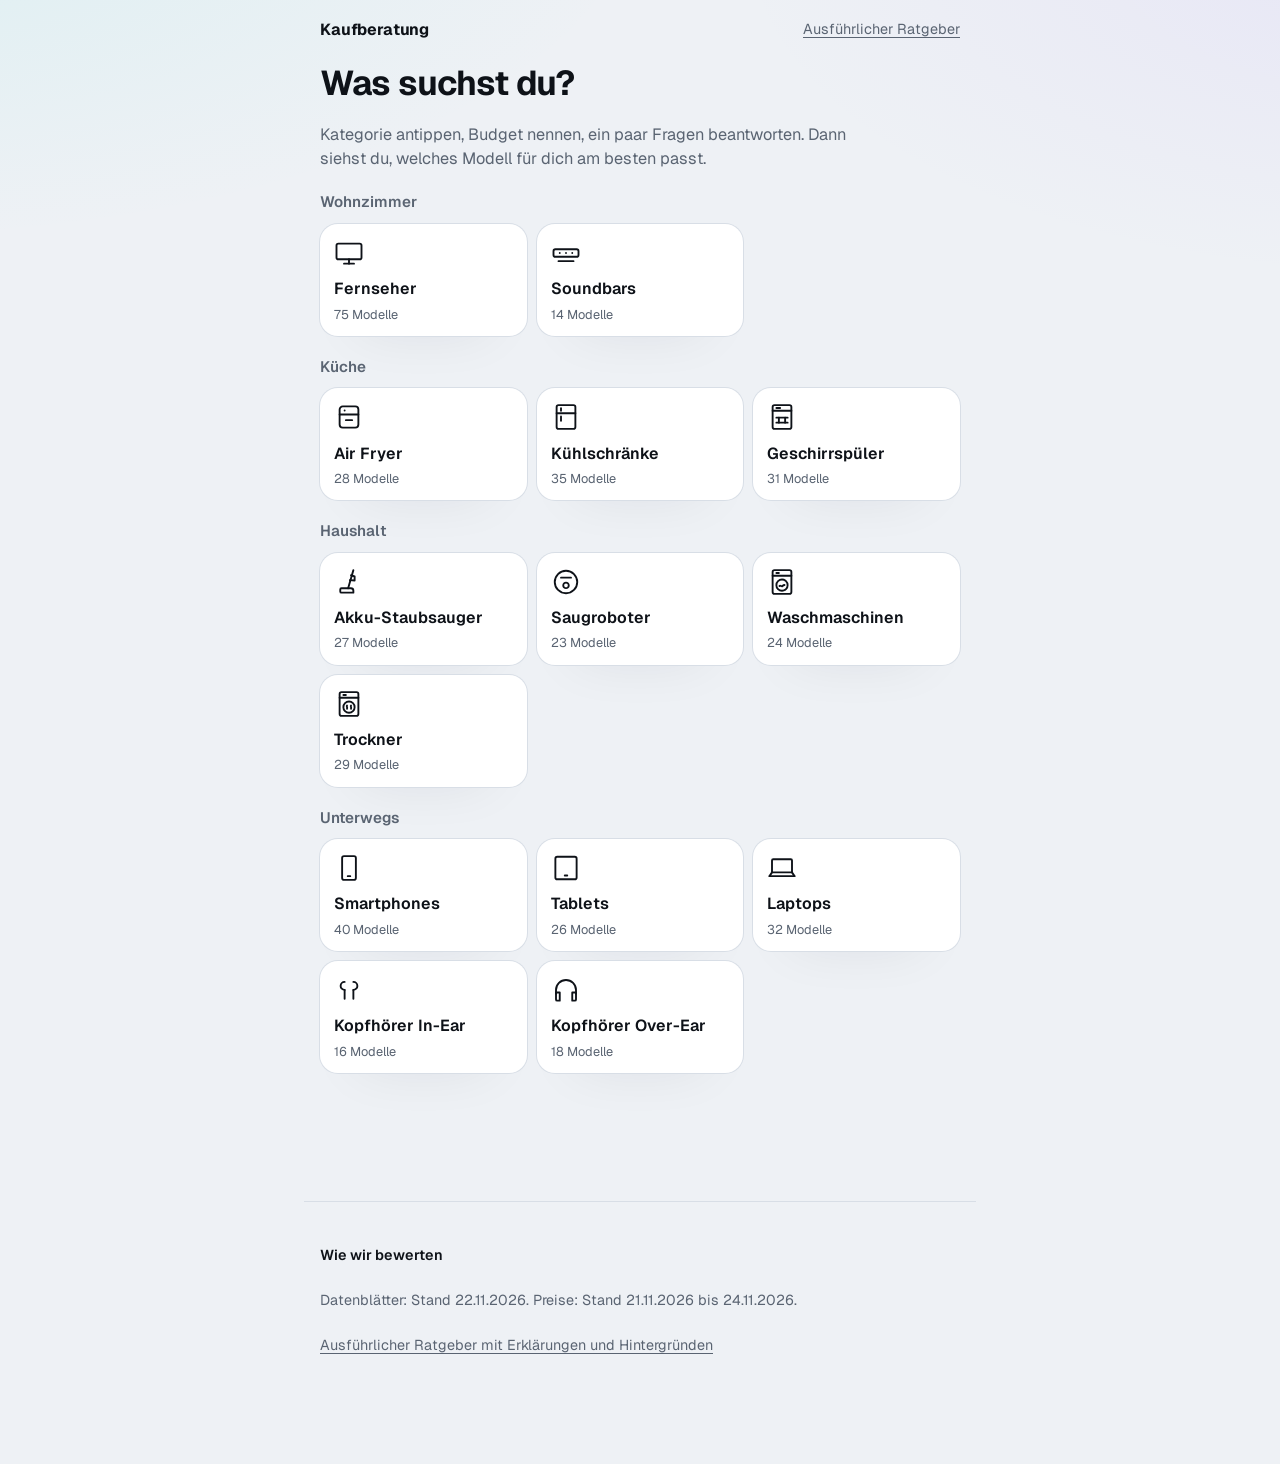
<file: index.html>
<!doctype html>
<html lang="de">
<head>
<meta charset="utf-8">
<meta name="viewport" content="width=device-width, initial-scale=1, viewport-fit=cover">
<title>Finden &amp; Vergleichen – Kaufberatung</title>
<meta name="description" content="In unter einer Minute das passende Gerät finden: Kategorie wählen, Budget nennen, ein paar Fragen beantworten.">
<meta name="color-scheme" content="light dark">
<meta name="theme-color" media="(prefers-color-scheme: light)" content="#eef1f5">
<meta name="theme-color" media="(prefers-color-scheme: dark)" content="#000000">
<link rel="preconnect" href="https://fonts.googleapis.com">
<link rel="preconnect" href="https://fonts.gstatic.com" crossorigin>
<link rel="stylesheet" href="https://fonts.googleapis.com/css2?family=Geist:wght@100..900&display=swap">
<link rel="stylesheet" href="finder.css?v=cd6f226225dc">
<meta name="mobile-web-app-capable" content="yes">
<meta name="robots" content="noindex">
<link rel="manifest" href="manifest.webmanifest">
<link rel="icon" href="icons/icon.svg" type="image/svg+xml">
<link rel="apple-touch-icon" href="icons/apple-touch-icon.png">
<script>window.KB_APP_STAND="cd6f226225dc"</script>
<script src="finder-app.js?v=cd6f226225dc"></script>
</head>
<body>
<a class="sprung" href="#inhalt">Zum Inhalt springen</a>
<header class="leiste">
  <a class="leiste-marke" href="./">Kaufberatung</a>
  <a class="leiste-link" href="ratgeber.html">Ausführlicher Ratgeber</a>
</header>

<main id="inhalt" class="hauptspalte" tabindex="-1" aria-busy="true">
  <p class="laden" role="status">Modellliste wird geladen …</p>
  <noscript><p class="laden">Diese Seite braucht JavaScript. Ohne JavaScript hilft der <a href="ratgeber.html">ausführliche Ratgeber</a>.</p></noscript>
</main>

<div id="ablage" class="ablage" role="region" aria-label="Auswahl zum Vergleich" hidden></div>

<footer class="fuss">
  <details class="methode">
    <summary>Wie wir bewerten</summary>
    <p>Die Punkte kommen aus Herstellerangaben: Datenblatt und EU-Energielabel. Es sind keine Testnoten. Jedes Merkmal bekommt 0 bis 100 Teilpunkte, deine Antworten und die Regler „Deine Prioritäten verschieben“ legen fest, wie stark es zählt. Der Preis zählt nie in die Note.</p>
    <p>Ein Datenblatt zeigt die Ausstattung, aber nicht, wie gut Bild, Ton oder Saugen wirklich sind. Deshalb ziehen wir Datenblatt-Noten zur Mitte hin und ziehen etwas ab. Fehlen Angaben, sinkt die Note; fehlt zu viel, gibt es keine.</p>
    <p>Empfohlen wird nur ein Modell mit bekanntem Preis. Haben zwei Modelle dieselbe Punktzahl, steht das günstigere vorn.</p>
    <p>Preise sind ohne Gewähr. Wir nennen Händler und Datum der Abfrage; seitdem kann sich der Preis geändert haben.</p>
  </details>
  <p id="datenstand" class="fuss-stand"></p>
  <p><a href="ratgeber.html">Ausführlicher Ratgeber mit Erklärungen und Hintergründen</a></p>
</footer>

<script src="bewertung.js?v=cd6f226225dc"></script>
<script src="finder.js?v=cd6f226225dc"></script>
</body>
</html>
</file>
<file: finder.css>
/* Finden & Vergleichen – gleiche Tokens wie die Kaufberatung („Tageslicht und Abend“, docs/DESIGN.md).
   Eine auffällige Stelle: die große Punktzahl in der Empfehlung (D12: ohne Klassenwörter und Kappung).
   Alles andere bleibt ruhig: eine Schriftfamilie, Tinte auf hellem Grau, Grün nur für „passt/vorn“.
   G1 (24.11.2026, docs/DESIGN.md „G1 Bauplan“): Look wie der Ratgeber (Geist, Schein, Panels mit Lichtkante, Glas-Hinweise),
   Punktbahnen, Balken „Woher die Punkte kommen“, Prioritäten-Regler; Vergleichsfarben nur im Vergleich. */

:root {
  --font: "Geist", -apple-system, BlinkMacSystemFont, "Segoe UI Variable Text", "Segoe UI", system-ui, sans-serif;
  --bg: #eef1f5; --surface: #ffffff; --surface-2: #f5f7fa;
  --ink: #0e1218; --muted: #5a6472; --line: #d8dee6; --edge: rgba(255, 255, 255, 0);
  --ctl: #0e1218; --ctl-ink: #ffffff; --seg-bg: #e2e6ec;
  --good: #1d7a45; --good-bg: rgba(29, 122, 69, .09); --warn: #8a5a00; --warn-bg: rgba(138, 90, 0, .09);
  --focus: #1f5fd1;
  --r-panel: 20px; --r-ctl: 999px; --r-feld: 14px;
  --ease-out: cubic-bezier(0.23, 1, 0.32, 1);
  --spring: cubic-bezier(.32, .72, 0, 1); --t-press: 140ms; --t-swap: 200ms;
  --track: #dfe4ea; --thumb: #ffffff; --thumb-shadow: 0 0 0 .5px rgba(16, 24, 40, .14), 0 2px 7px rgba(16, 24, 40, .22);
  --shadow: rgba(16, 24, 40, .12);
  --schatten: inset 0 1px 0 var(--edge), 0 0 0 1px var(--line), 0 28px 56px -40px var(--shadow);   /* Ratgeber .panel */
  --kb-schein-t: rgba(63, 224, 214, .10); --kb-schein-l: rgba(157, 116, 255, .09);
  /* Vergleichsfarben je Modell (dataviz-Validator --pairs all hell und dunkel bestanden; Name steht immer als Text daneben) */
  --c1: #2a78d6; --c2: #eb6834; --c3: #1baf7a;
  --c: var(--ink);
  color-scheme: light dark;
}
@media (prefers-color-scheme: dark) {
  :root {
    --bg: #000000; --surface: #0f1115; --surface-2: #171a20;
    --ink: #f3f1ed; --muted: #9ba4b0; --line: #252a32; --edge: rgba(255, 255, 255, .08);
    --ctl: #f3f1ed; --ctl-ink: #000000; --seg-bg: #1a1d23;
    --good: #5fcf8a; --good-bg: rgba(95, 207, 138, .12); --warn: #f0b04a; --warn-bg: rgba(240, 176, 74, .12);
    --focus: #8ab4ff;
    --track: #2a2f38; --thumb-shadow: 0 2px 7px rgba(0, 0, 0, .6); --shadow: rgba(0, 0, 0, 0);
    --kb-schein-t: rgba(63, 224, 214, .16); --kb-schein-l: rgba(157, 116, 255, .14);
    --c1: #3987e5; --c2: #d95926; --c3: #199e70;
  }
}

*, *::before, *::after { box-sizing: border-box; }
html {
  -webkit-text-size-adjust: 100%; text-size-adjust: 100%; scroll-padding-bottom: 6rem;
  /* stehender Schein in den Icon-Farben am Seitenanfang (Ratgeber), keine Bewegung */
  background: radial-gradient(70rem 32rem at -10% -8%, var(--kb-schein-t), transparent 70%),
    radial-gradient(60rem 30rem at 110% -4%, var(--kb-schein-l), transparent 70%), var(--bg);
  background-repeat: no-repeat; background-color: var(--bg);
}
body {
  margin: 0; background: transparent; color: var(--ink); -webkit-font-smoothing: antialiased;
  font: 400 1rem/1.5 var(--font); font-feature-settings: "tnum" 0;
  overflow-wrap: break-word;
  padding-left: env(safe-area-inset-left, 0px); padding-right: env(safe-area-inset-right, 0px);
}
p, h1, h2, h3, ul, ol, fieldset { margin: 0; }
a { color: inherit; text-underline-offset: .18em; }
button, input { font: inherit; color: inherit; }
button { cursor: pointer; }
:focus-visible { outline: 3px solid var(--focus); outline-offset: 2px; border-radius: 6px; }
[hidden] { display: none !important; }
.zahl, .preis-betrag, .rang-preis, .vgl-preis, .budget-zahl, .kachel-zahl { font-variant-numeric: tabular-nums; }

.visuell-weg {
  position: absolute !important; width: 1px; height: 1px; padding: 0; margin: -1px;
  overflow: hidden; clip: rect(0 0 0 0); clip-path: inset(50%); white-space: nowrap; border: 0;
}
.sprung { position: absolute; left: 12px; top: -60px; z-index: 50; padding: 10px 16px; background: var(--ctl); color: var(--ctl-ink); border-radius: 10px; }
.sprung:focus { top: 12px; }

/* ---------- Rahmen ---------- */
/* P1-02: Layoutklasse .hauptspalte, „haupt“ allein ist nur der Knopfstil (knopf haupt) */
.leiste, .hauptspalte, .fuss { width: 100%; max-width: 42rem; margin: 0 auto; padding-left: 16px; padding-right: 16px; }
.leiste {
  display: flex; align-items: center; justify-content: space-between; gap: 12px;
  padding-top: calc(8px + env(safe-area-inset-top, 0px)); padding-bottom: 4px;
}
.leiste-marke { font-weight: 700; letter-spacing: -.01em; text-decoration: none; display: inline-flex; align-items: center; min-height: 44px; }
.leiste-link { color: var(--muted); font-size: .9rem; display: inline-flex; align-items: center; min-height: 44px; text-align: right; }
.hauptspalte { padding-bottom: 8rem; outline: none; }
.laden { padding: 3rem 0; color: var(--muted); }

/* ---------- Schirme ---------- */
.schirm { display: grid; gap: 1.25rem; padding-top: .5rem; }
.schirm.neu { animation: auftauchen 200ms var(--ease-out) both; }   /* nur beim Schrittwechsel, nicht bei jeder Antwort */
@keyframes auftauchen { from { opacity: 0; transform: translateY(6px); } to { opacity: 1; transform: none; } }
.titel { font-size: clamp(1.6rem, 6.4vw, 2.15rem); line-height: 1.12; font-weight: 680; letter-spacing: -.025em; outline: none; max-width: 22ch; }
.lead { color: var(--muted); font-size: 1.02rem; max-width: 34rem; }
.hilfe { color: var(--muted); font-size: .9rem; }
.leise-text { color: var(--muted); }

.kopf { display: flex; align-items: center; justify-content: space-between; gap: 8px; flex-wrap: wrap; margin-bottom: -.5rem; }
.zurueck {
  display: inline-flex; align-items: center; gap: 2px; min-height: 44px; padding: 0 10px 0 2px;
  background: none; border: 0; font-weight: 600; font-size: .95rem; border-radius: 10px;
}
.zurueck.rechts { padding: 0 2px 0 10px; color: var(--muted); font-weight: 500; }
.schritt { color: var(--muted); font-size: .85rem; }
.schritt span { color: var(--ink); font-weight: 600; }

.sym { width: 24px; height: 24px; fill: none; stroke: currentColor; stroke-width: 1.6; stroke-linecap: round; stroke-linejoin: round; flex: none; }
.sym.klein { width: 22px; height: 22px; stroke-width: 2; }

/* ---------- Kategorien ---------- */
.gruppe { display: grid; gap: .6rem; }
.gruppe-name { font-size: .95rem; font-weight: 600; color: var(--muted); }
.kacheln { list-style: none; padding: 0; display: grid; grid-template-columns: repeat(auto-fill, minmax(9.25rem, 1fr)); gap: 10px; }
.kachel {
  width: 100%; min-height: 7rem; display: flex; flex-direction: column; align-items: flex-start; justify-content: space-between; gap: 10px;
  padding: 14px 14px 12px; text-align: left; border-radius: 18px;
  background: var(--surface); border: 0; box-shadow: var(--schatten);
  transition: transform var(--t-press) var(--ease-out), box-shadow var(--t-press) var(--ease-out);
}
.kachel-sym { width: 30px; height: 30px; stroke-width: 1.5; }
.kachel-name { font-weight: 620; font-size: 1rem; line-height: 1.25; }
.kachel-zahl { color: var(--muted); font-size: .8rem; margin-top: -6px; }
.kachel.leer { background: transparent; box-shadow: 0 0 0 1px var(--line); }
.kachel.leer .kachel-sym, .kachel.leer .kachel-name { opacity: .62; }
.kachel:active { transform: scale(.98); }
@media (hover: hover) and (pointer: fine) { .kachel:hover { box-shadow: inset 0 1px 0 var(--edge), 0 0 0 1px var(--ink), 0 28px 56px -40px var(--shadow); } }

/* ---------- Eingaben ---------- */
.budget-zeile { display: flex; align-items: center; gap: 10px; flex-wrap: wrap; }
.budget-label.klein { font-size: .9rem; color: var(--muted); }
.budget-box { position: relative; display: inline-flex; align-items: center; }
.budget-zahl {
  width: 12.5rem; max-width: 100%; min-height: 64px; padding: 6px 2.6rem 6px 16px;
  font-size: 2rem; font-weight: 650; letter-spacing: -.02em;
  background: var(--surface); border: 2px solid var(--line); border-radius: var(--r-feld);
  -moz-appearance: textfield; appearance: textfield;
}
.budget-zahl::-webkit-outer-spin-button, .budget-zahl::-webkit-inner-spin-button { -webkit-appearance: none; margin: 0; }
.budget-zahl::placeholder { color: var(--muted); opacity: .7; font-weight: 500; }
.budget-zahl:focus { border-color: var(--ink); outline: none; }
.budget-zahl:focus-visible { outline: 3px solid var(--focus); outline-offset: 2px; }
.euro { position: absolute; right: 16px; font-size: 1.5rem; font-weight: 600; color: var(--muted); pointer-events: none; }

.budget-leiste { display: grid; gap: 10px; padding: 12px; border-radius: var(--r-panel); background: var(--surface-2); box-shadow: inset 0 1px 0 var(--edge), 0 0 0 1px var(--line); }
.budget-leiste .budget-zahl { width: 9.5rem; min-height: 48px; font-size: 1.35rem; padding-right: 2.2rem; border-radius: 12px; }
.budget-leiste .euro { font-size: 1.1rem; right: 12px; }

.chips { display: flex; flex-wrap: wrap; gap: 8px; }
.chip {
  min-height: 44px; padding: 0 16px; border-radius: var(--r-ctl); border: 1px solid transparent;
  background: var(--seg-bg); font-weight: 550; font-size: .95rem;
  transition: background-color 140ms var(--ease-out), color 140ms var(--ease-out), transform 140ms var(--ease-out);
}
.chip[aria-pressed="true"] { background: var(--ctl); color: var(--ctl-ink); }
.chip:active { transform: scale(.97); }
.chips.kompakt .chip { font-size: .88rem; padding: 0 13px; }

.frage { border: 0; padding: 0; display: grid; gap: .6rem; min-width: 0; }
.frage legend { font-weight: 620; font-size: 1.08rem; line-height: 1.3; padding: 0; margin-bottom: .6rem; }
.optionen { display: grid; gap: 8px; }
.option {
  display: flex; align-items: center; gap: 12px; min-height: 50px; padding: 10px 14px;
  border-radius: var(--r-feld); background: var(--surface); border: 1px solid var(--line); cursor: pointer;
  transition: border-color 140ms var(--ease-out), box-shadow 140ms var(--ease-out);
}
.option input { width: 20px; height: 20px; margin: 0; accent-color: var(--ink); flex: none; }
.option:has(input:checked) { border-color: var(--ink); box-shadow: inset 0 0 0 1px var(--ink); }
.option:has(input:focus-visible) { outline: 3px solid var(--focus); outline-offset: 2px; }
.option input:focus-visible { outline: none; }

.weiter { padding-top: .5rem; }
.knopf {
  display: inline-flex; align-items: center; justify-content: center; gap: 8px; min-height: 48px; padding: 0 22px;
  border-radius: var(--r-ctl); border: 0; font-weight: 620; font-size: 1rem; text-decoration: none;
  transition: transform 140ms var(--ease-out), opacity 140ms var(--ease-out);
}
.knopf.haupt { background: var(--ctl); color: var(--ctl-ink); }
.knopf.neben { background: var(--seg-bg); color: var(--ink); }
.knopf.breit { width: 100%; }
.knopf:active { transform: scale(.97); }
.knopf:disabled { opacity: .45; cursor: default; transform: none; }
.weiter .knopf { width: 100%; min-height: 54px; font-size: 1.05rem; }
.textlink { display: inline-flex; align-items: center; min-height: 44px; font-weight: 600; font-size: .92rem; }

/* ---------- Karten ---------- */
.karte, .panel { background: var(--surface); border-radius: var(--r-panel); padding: 18px; display: grid; gap: .75rem; box-shadow: var(--schatten); }
.karte.leise { background: var(--surface-2); box-shadow: inset 0 1px 0 var(--edge), 0 0 0 1px var(--line); }
.karte .gross { font-size: 1.15rem; font-weight: 620; }
.auswahl { color: var(--muted); font-size: .9rem; margin-bottom: .25rem; }

/* Deine Angaben: Frage leise, Antwort kräftig, zweispaltig ab etwas Breite */
.angaben { display: grid; gap: .4rem; }
.angaben-titel { font-size: .95rem; font-weight: 600; color: var(--muted); }
.angaben-liste { margin: 0; display: grid; grid-template-columns: minmax(0, 1fr); gap: 0; border-top: 1px solid var(--line); }
.angaben-liste dt { color: var(--muted); font-size: .86rem; line-height: 1.3; padding-top: .5rem; }
.angaben-liste dd { margin: 0; font-weight: 620; line-height: 1.3; padding: .1rem 0 .5rem; border-bottom: 1px solid var(--line); }
@media (min-width: 34rem) {
  .angaben-liste { grid-template-columns: minmax(0, 1.4fr) minmax(0, 1fr); column-gap: 16px; }
  .angaben-liste dt, .angaben-liste dd { padding: .5rem 0; border-bottom: 1px solid var(--line); }
  .angaben-liste dd { text-align: right; }
}

.empfehlung { padding: 20px 18px 18px; gap: .5rem; }
.karte-kopf { font-size: .9rem; font-weight: 600; color: var(--good); }
.karte-kopf.warn { color: var(--warn); }
.hersteller { color: var(--muted); font-size: .9rem; margin-top: .25rem; }
.modell { font-size: 1.55rem; line-height: 1.15; font-weight: 680; letter-spacing: -.02em; margin-top: -.25rem; }
.variante { color: var(--muted); }
.note-block { display: grid; gap: .35rem; margin-top: .4rem; }
.note-zeile { display: flex; align-items: flex-end; flex-wrap: wrap; gap: 4px 14px; }
.note-zahl { line-height: .9; white-space: nowrap; }
.note-zahl .zahl { font-size: clamp(3.2rem, 15vw, 4.2rem); font-weight: 720; letter-spacing: -.05em; }
.note-zahl .von { font-size: .95rem; color: var(--muted); font-weight: 500; letter-spacing: 0; }
.note-zeile .marke { padding-bottom: .35rem; }
.marke { font-size: .86rem; color: var(--muted); }
.note-herkunft summary { display: flex; align-items: center; min-height: 44px; font-weight: 600; font-size: .92rem; cursor: pointer; width: fit-content; }
.note-herkunft[open] { display: grid; gap: .4rem; padding-bottom: .25rem; }

/* Punktbahn (Ratgeber .scale): dünne Grundlinie, Spanne als halbtransparenter Balken, Punkt in --c */
.skala { position: relative; margin: .35rem 0 .1rem; }
.skala-bahn { position: relative; height: 18px; }
.skala-bahn::before { content: ""; position: absolute; left: 0; right: 0; top: 8px; height: 2px; border-radius: 1px; background: var(--track); }
.skala-spanne { position: absolute; top: 5px; height: 8px; border-radius: 4px; background: var(--c); opacity: .32; }
.skala-punkt { position: absolute; top: 2px; width: 14px; height: 14px; margin-left: -7px; border-radius: 50%; background: var(--c); box-shadow: 0 0 0 2px var(--surface); }
.skala-marken, .rang-achse { position: relative; height: 1.1rem; margin-top: 2px; font-size: .72rem; color: var(--muted); font-variant-numeric: tabular-nums; }
.skala-marken span, .rang-achse span { position: absolute; transform: translateX(-50%); }
.skala-marken span:first-child, .rang-achse span:first-child { transform: none; }
.skala-marken span:last-child, .rang-achse span:last-child { transform: translateX(-100%); }
.farbe-1 { --c: var(--c1); } .farbe-2 { --c: var(--c2); } .farbe-3 { --c: var(--c3); }

.warnung { background: var(--warn-bg); color: var(--ink); border-radius: 12px; padding: 10px 12px; font-size: .92rem; }
/* Woher die Punkte kommen: Balken = Teilpunkte in Tinte auf --track, fehlend gestrichelt */
.herkunft { display: grid; gap: .5rem; margin-top: .5rem; }
.herkunft h3 { font-size: .9rem; font-weight: 600; color: var(--muted); }
.hz-liste { list-style: none; padding: 0; display: grid; gap: .7rem; }
.hz { display: grid; gap: 4px; }
.hz-kopf, .hz-fuss { display: flex; justify-content: space-between; align-items: baseline; gap: 12px; }
.hz-name { font-weight: 600; font-size: .94rem; line-height: 1.3; }
.hz-anteil, .hz-wert { color: var(--muted); font-size: .84rem; }
.hz-anteil { white-space: nowrap; font-variant-numeric: tabular-nums; }
.hz-punkte { font-weight: 620; font-size: .9rem; font-variant-numeric: tabular-nums; }
.hz-bahn { position: relative; height: 6px; border-radius: 3px; background: var(--track); overflow: hidden; }
.hz-balken { position: absolute; left: 0; top: 0; bottom: 0; border-radius: 3px; background: var(--ink); }
.hz.fehlt .hz-bahn { background: transparent; box-shadow: none; border: 1px dashed var(--muted); height: 8px; border-radius: 4px; }
.hz.fehlt .hz-name { color: var(--muted); font-weight: 500; }
.hz-mehr summary, .regler-mehr summary { display: flex; align-items: center; min-height: 44px; font-weight: 600; font-size: .92rem; cursor: pointer; width: fit-content; }
.hz-mehr[open] .hz-liste { margin-top: .3rem; }
.kauf { display: flex; flex-wrap: wrap; align-items: center; justify-content: space-between; gap: 12px; margin: .5rem 0 .25rem; padding: .9rem 0; border-top: 1px solid var(--line); border-bottom: 1px solid var(--line); }
.tests h3 { font-size: .9rem; font-weight: 600; color: var(--muted); }
.tests ul { list-style: none; padding: 0; }
.preis-betrag { font-size: 1.6rem; font-weight: 680; letter-spacing: -.02em; line-height: 1.1; }
.preis-betrag.klein { font-size: 1.1rem; }
.preis-quelle { font-size: .82rem; color: var(--muted); }
.kauf .knopf { flex: 1 1 10rem; }

.hinweis { gap: .4rem; }
/* Glas-Hinweise wie der Ratgeber (.glas-hin): Verlaufsring per Maske, Lichtstreif nur mit .is-sicht */
.glas-hin {
  --gh-t: 63, 224, 214; --gh-l: 157, 116, 255;
  --gh-grund: linear-gradient(160deg, rgba(255, 255, 255, .96), rgba(255, 255, 255, .72) 52%, rgba(255, 255, 255, .86));
  --gh-ton: linear-gradient(115deg, rgba(var(--gh-t), .16), rgba(var(--gh-l), .14));
  --gh-ring: linear-gradient(135deg, rgba(var(--gh-t), .85), rgba(255, 255, 255, .9) 38%, rgba(var(--gh-l), .25) 62%, rgba(var(--gh-l), .75));
  --gh-glanz: rgba(255, 255, 255, .95);
  --gh-tiefe: inset 0 1px 0 #fff, 0 1px 2px rgba(16, 24, 40, .06), 0 8px 22px -12px rgba(var(--gh-l), .45);
  position: relative; isolation: isolate; overflow: hidden; color: var(--ink);
  background: var(--gh-grund), var(--gh-ton);
  -webkit-backdrop-filter: blur(14px) saturate(1.5); backdrop-filter: blur(14px) saturate(1.5);
  box-shadow: var(--gh-tiefe);
}
.glas-hin::before {
  content: ""; position: absolute; inset: 0; z-index: -1; border-radius: inherit; padding: 1px; pointer-events: none;
  background: var(--gh-ring);
  -webkit-mask: linear-gradient(#000 0 0) content-box, linear-gradient(#000 0 0); -webkit-mask-composite: xor;
  mask: linear-gradient(#000 0 0) content-box exclude, linear-gradient(#000 0 0);
}
.glas-hin::after {
  content: ""; position: absolute; top: -40%; bottom: -40%; left: 0; width: 55%; z-index: -1; pointer-events: none;
  background: linear-gradient(100deg, transparent 18%, var(--gh-glanz) 50%, transparent 82%); opacity: .55;
  transform: translateX(-120%) skewX(-18deg); will-change: transform;
  animation: gh-glanz 9s cubic-bezier(.77, 0, .175, 1) 1.2s infinite; animation-play-state: paused;
}
.glas-hin.is-sicht::after { animation-play-state: running; }
@keyframes gh-glanz { 0% { transform: translateX(-120%) skewX(-18deg); } 30%, 100% { transform: translateX(260%) skewX(-18deg); } }
@media (prefers-color-scheme: dark) {
  .glas-hin {
    --gh-grund: linear-gradient(160deg, rgba(255, 255, 255, .10), rgba(255, 255, 255, .035) 50%, rgba(255, 255, 255, .07));
    --gh-ton: linear-gradient(115deg, rgba(var(--gh-t), .09), rgba(15, 17, 21, .55) 45%, rgba(var(--gh-l), .13));
    --gh-ring: linear-gradient(135deg, rgba(var(--gh-t), .7), rgba(255, 255, 255, .22) 35%, rgba(255, 255, 255, .06) 60%, rgba(var(--gh-l), .65));
    --gh-glanz: rgba(255, 255, 255, .16);
    --gh-tiefe: inset 0 1px 0 rgba(255, 255, 255, .16), 0 10px 28px -14px rgba(var(--gh-l), .55);
  }
}
.hinweis-text { font-size: 1.08rem; font-weight: 620; line-height: 1.35; }
.hinweis-modell { color: var(--muted); font-size: .9rem; }
.hinweis-knoepfe { display: flex; flex-wrap: wrap; align-items: center; gap: 4px 14px; }
.hinweis-knoepfe .knopf { min-height: 44px; padding: 0 18px; font-size: .92rem; }

/* Vergleichen-Schalter: Kapsel, gedrückt in Tinte */
.vgl-knopf {
  display: inline-flex; align-items: center; gap: 6px; min-height: 44px; padding: 0 14px; border: 0; border-radius: var(--r-ctl);
  background: transparent; box-shadow: inset 0 0 0 1px var(--line); font-size: .9rem; font-weight: 580; width: fit-content;
  transition: transform var(--t-press) var(--ease-out), background-color var(--t-swap) var(--ease-out), color var(--t-swap) var(--ease-out);
}
.vgl-knopf[aria-pressed="true"] { background: var(--ctl); color: var(--ctl-ink); box-shadow: none; }
.vgl-knopf:active { transform: scale(.97); }
.vgl-knopf:disabled { color: var(--muted); cursor: default; transform: none; }
.vgl-zeichen { font-weight: 700; }

/* ---------- Rangliste ---------- */
.abschnitt { display: grid; gap: .75rem; margin-top: 1rem; }
.abschnitt h2 { font-size: 1.25rem; font-weight: 660; letter-spacing: -.015em; outline: none; }
.rang-kopf { display: grid; gap: .6rem; }
.segment { display: flex; padding: 3px; border-radius: var(--r-ctl); background: var(--seg-bg); width: 100%; max-width: 26rem; }
.segment-wahl { flex: 1 1 0; position: relative; }
.segment-wahl input { position: absolute; inset: 0; opacity: 0; margin: 0; cursor: pointer; }
.segment-wahl span {
  display: flex; align-items: center; justify-content: center; min-height: 40px; padding: 0 6px; text-align: center;
  border-radius: var(--r-ctl); font-size: .86rem; font-weight: 560; line-height: 1.15;
  transition: background-color 140ms var(--ease-out);
}
.segment-wahl input:checked + span { background: var(--surface); box-shadow: 0 1px 3px rgba(16, 24, 40, .18); font-weight: 650; }
.segment-wahl input:focus-visible + span { outline: 3px solid var(--focus); outline-offset: 1px; }
@media (pointer: coarse) { .segment-wahl span { min-height: 44px; } }

.rang { list-style: none; padding: 0; display: grid; gap: 0; border-top: 1px solid var(--line); }
.rang-eintrag {
  display: grid; grid-template-columns: 1.6rem minmax(0, 1fr) auto; gap: 4px 10px; align-items: start;
  padding: 12px 4px 6px; border-bottom: 1px solid var(--line);
}
.rang-eintrag.ohne-nr { grid-template-columns: minmax(0, 1fr) auto; }
.rang-eintrag.erste { background: var(--good-bg); border-radius: 12px; border-bottom-color: transparent; padding-left: 8px; padding-right: 8px; margin: 4px -4px; }
.offen { display: grid; gap: .5rem; margin-top: 1rem; }
.offen-titel { font-size: 1.05rem; font-weight: 640; }
.rang-nr { color: var(--muted); font-size: .85rem; font-variant-numeric: tabular-nums; padding-top: .15rem; }
.rang-name { font-weight: 600; line-height: 1.3; }
.hersteller-inline { color: var(--muted); font-weight: 450; }
.rang-marken { color: var(--warn); font-size: .82rem; margin-top: 2px; }
.rang-aktionen { display: flex; flex-wrap: wrap; gap: 0 16px; }
.rang-werte { text-align: right; }
.rang-note { display: grid; justify-items: end; line-height: 1.05; }
.rang-note .zahl { font-size: 1.5rem; font-weight: 700; letter-spacing: -.03em; }
.rang-preis { font-size: .95rem; font-weight: 600; margin-top: .3rem; white-space: nowrap; }
.rang-bahn { grid-column: 1 / -1; }
.rang-bahn .skala { margin: 0; }
.rang-eintrag.erste .skala-bahn::before { background: color-mix(in srgb, var(--ink) 16%, transparent); }
.rang-achse { margin: 0 4px -4px; }
.rang-vorn { font-size: .9rem; font-weight: 560; }
.rang-vorn.gleichauf { color: var(--warn); }
.rang-eintrag { will-change: auto; }

/* ---------- Vergleich (Bahnen wie Ratgeber .lane) ---------- */
.vgl-tabelle { display: grid; gap: 2px; }
.vgl-reihe { display: grid; gap: 6px; }
.vgl-reihe.spalten-2 { grid-template-columns: repeat(2, minmax(0, 1fr)); }
.vgl-reihe.spalten-3 { grid-template-columns: repeat(3, minmax(0, 1fr)); }
.vgl-modelle { position: sticky; top: 0; z-index: 2; background: var(--bg); padding: 8px 0; box-shadow: inset 0 -1px 0 var(--line); }
.vgl-name { font-weight: 620; font-size: .88rem; line-height: 1.25; hyphens: auto; overflow-wrap: anywhere; }
.vgl-farbe { display: inline-block; width: 10px; height: 10px; border-radius: 3px; background: var(--c); margin-right: 6px; vertical-align: .05em; }
.vgl-note { font-size: .8rem; color: var(--muted); }
.vgl-note .zahl { font-size: 1.25rem; font-weight: 700; color: var(--ink); }
.vgl-preis { font-size: .85rem; font-weight: 600; }
.vgl-block { display: grid; gap: 6px; padding: 12px 0; box-shadow: inset 0 -1px 0 var(--line); }
.vgl-feld { display: flex; flex-wrap: wrap; align-items: baseline; gap: 2px 10px; }
.vgl-feld-name { font-weight: 600; font-size: .94rem; line-height: 1.3; }
.vgl-feld-anteil { color: var(--muted); font-size: .82rem; }
.vgl-marke { font-size: .78rem; font-weight: 550; padding: 2px 8px; border-radius: 6px; color: var(--muted); box-shadow: inset 0 0 0 1px var(--line); }
.vgl-marke.vorn { color: var(--good); box-shadow: inset 0 0 0 1px var(--good); }
.vgl-bahnen { display: grid; gap: 4px; }
.vgl-bahn { display: grid; grid-template-columns: minmax(0, 6.5rem) minmax(0, 1fr) minmax(0, 6.5rem); gap: 10px; align-items: center; font-size: .86rem; }
/* Name darf zweizeilig umbrechen: bei Serienmodellen unterscheidet oft erst das Ende (Größe) */
.vgl-bahn-name { color: var(--muted); font-size: .8rem; line-height: 1.2; overflow-wrap: anywhere; display: -webkit-box; -webkit-box-orient: vertical; -webkit-line-clamp: 2; line-clamp: 2; overflow: hidden; }
.vgl-bahn-wert { text-align: right; font-variant-numeric: tabular-nums; overflow-wrap: anywhere; line-height: 1.25; }
.vgl-bahn.vorn .vgl-bahn-wert { font-weight: 650; }
.vgl-bahn.fehlt .vgl-bahn-wert { color: var(--muted); }
.vgl-bahn .skala { margin: 0; }
.vgl-spur { position: relative; height: 12px; }
.vgl-spur::before { content: ""; position: absolute; left: 0; right: 0; top: 5px; height: 2px; border-radius: 1px; background: var(--track); }
.vgl-spur.leer::before { background: none; border-top: 1px dashed var(--line); height: 0; }
.vgl-punkt { position: absolute; top: 1px; width: 10px; height: 10px; margin-left: -5px; border-radius: 50%; background: var(--c); box-shadow: 0 0 0 2px var(--bg); }
.vgl-achse { margin: 0 calc(6.5rem + 10px); }

/* ---------- Prioritäten-Regler (Ratgeber .slider) ---------- */
.prio { gap: .5rem; }
.prio-titel { font-size: 1.15rem; font-weight: 650; letter-spacing: -.015em; outline: none; }
.regler-liste { display: grid; }
.regler { display: grid; grid-template-columns: minmax(0, 1fr) auto; gap: 0 12px; padding: 12px 0 2px; box-shadow: inset 0 1px 0 var(--line); }
.regler-name { font-weight: 600; font-size: .95rem; line-height: 1.3; }
.regler-wert { font-size: .86rem; color: var(--muted); text-align: right; font-variant-numeric: tabular-nums; white-space: nowrap; }
.regler-spur {
  -webkit-appearance: none; appearance: none; background: transparent; width: 100%; height: 44px; margin: 0; grid-column: 1 / -1; cursor: pointer;
}
.regler-spur::-webkit-slider-runnable-track { height: 6px; border-radius: 3px; background: linear-gradient(var(--ctl), var(--ctl)) 0 / var(--fill, 50%) 100% no-repeat, var(--track); }
.regler-spur::-moz-range-track { height: 6px; border-radius: 3px; background: var(--track); }
.regler-spur::-moz-range-progress { height: 6px; border-radius: 3px; background: var(--ctl); }
.regler-spur::-webkit-slider-thumb {
  -webkit-appearance: none; width: 26px; height: 26px; margin-top: -10px; border: 0; border-radius: 50%;
  background: var(--thumb); box-shadow: var(--thumb-shadow); transition: transform var(--t-press) var(--ease-out);
}
.regler-spur::-moz-range-thumb { width: 26px; height: 26px; border: 0; border-radius: 50%; background: var(--thumb); box-shadow: var(--thumb-shadow); transition: transform var(--t-press) var(--ease-out); }
.regler-spur:active::-webkit-slider-thumb { transform: scale(1.12); }
.regler-spur:active::-moz-range-thumb { transform: scale(1.12); }
.regler-spur:focus-visible { outline: 3px solid var(--focus); outline-offset: 2px; }
.regler-mehr { box-shadow: inset 0 1px 0 var(--line); }
.prio .knopf { justify-self: start; min-height: 44px; margin-top: .25rem; }

/* ---------- Ablage unten ---------- */
.ablage {
  position: fixed; z-index: 30; left: 50%; transform: translateX(-50%);
  bottom: calc(12px + env(safe-area-inset-bottom, 0px)); width: min(calc(100% - 24px), 40rem);
  display: flex; align-items: center; gap: 6px; padding: 8px 8px 8px 14px;
  background: var(--surface); border-radius: var(--r-panel);
  box-shadow: inset 0 1px 0 var(--edge), 0 0 0 1px var(--line), 0 24px 48px -24px rgba(16, 24, 40, .45);
}
.ablage-text { flex: 1 1 auto; min-width: 0; font-weight: 600; font-size: .92rem; white-space: nowrap; overflow: hidden; text-overflow: ellipsis; }
.ablage .knopf { min-height: 44px; padding: 0 14px; font-size: .92rem; flex: none; }
/* 07 B12: unten Platz in Höhe der Ablage (eine Zeile, notfalls zwei) */
.mit-ablage .fuss { padding-bottom: calc(9rem + env(safe-area-inset-bottom, 0px)); }
@starting-style { .ablage { opacity: 0; transform: translate(-50%, 10px); } }
.ablage { transition: opacity 200ms var(--ease-out), transform 200ms var(--ease-out); }

/* ---------- Hinweis „Neue Fassung“ (finder-app.js), oben, damit er die Ablage unten nicht verdeckt ---------- */
.app-hinweis {
  position: fixed; z-index: 40; left: 50%; transform: translateX(-50%);
  top: calc(12px + env(safe-area-inset-top, 0px)); width: min(calc(100% - 24px), 30rem);
  box-shadow: inset 0 1px 0 var(--edge), 0 0 0 1px var(--line), 0 24px 48px -24px rgba(16, 24, 40, .45);
}
.app-hinweis-reihe { display: flex; gap: 8px; flex-wrap: wrap; }
.app-hinweis .knopf { min-height: 44px; width: auto; flex: 1 1 0; }

/* ---------- Fuß ---------- */
.fuss { display: grid; gap: .75rem; padding-top: 2rem; padding-bottom: calc(6rem + env(safe-area-inset-bottom, 0px)); color: var(--muted); font-size: .9rem; border-top: 1px solid var(--line); }
.methode summary { display: flex; align-items: center; min-height: 44px; font-weight: 600; color: var(--ink); cursor: pointer; }
.methode p { margin-top: .5rem; max-width: 38rem; }
.fuss a { display: inline-flex; align-items: center; min-height: 44px; }

@media (min-width: 40rem) {
  .kacheln { grid-template-columns: repeat(3, minmax(0, 1fr)); }
  .empfehlung { padding: 26px 26px 22px; }
  .rang-kopf { grid-template-columns: 1fr auto; align-items: center; }
  .segment { width: 24rem; }
}

@media (prefers-reduced-motion: reduce) {
  .schirm.neu { animation: none; }
  .kachel, .chip, .knopf, .option, .segment-wahl span, .ablage, .vgl-knopf, .regler-spur::-webkit-slider-thumb { transition: none; }
  .kachel:active, .chip:active, .knopf:active, .vgl-knopf:active { transform: none; }
  .glas-hin::after { animation: none; transform: none; left: -10%; width: 60%; opacity: .35; }
  @starting-style { .ablage { opacity: 0; transform: translateX(-50%); } }
}
</file>
